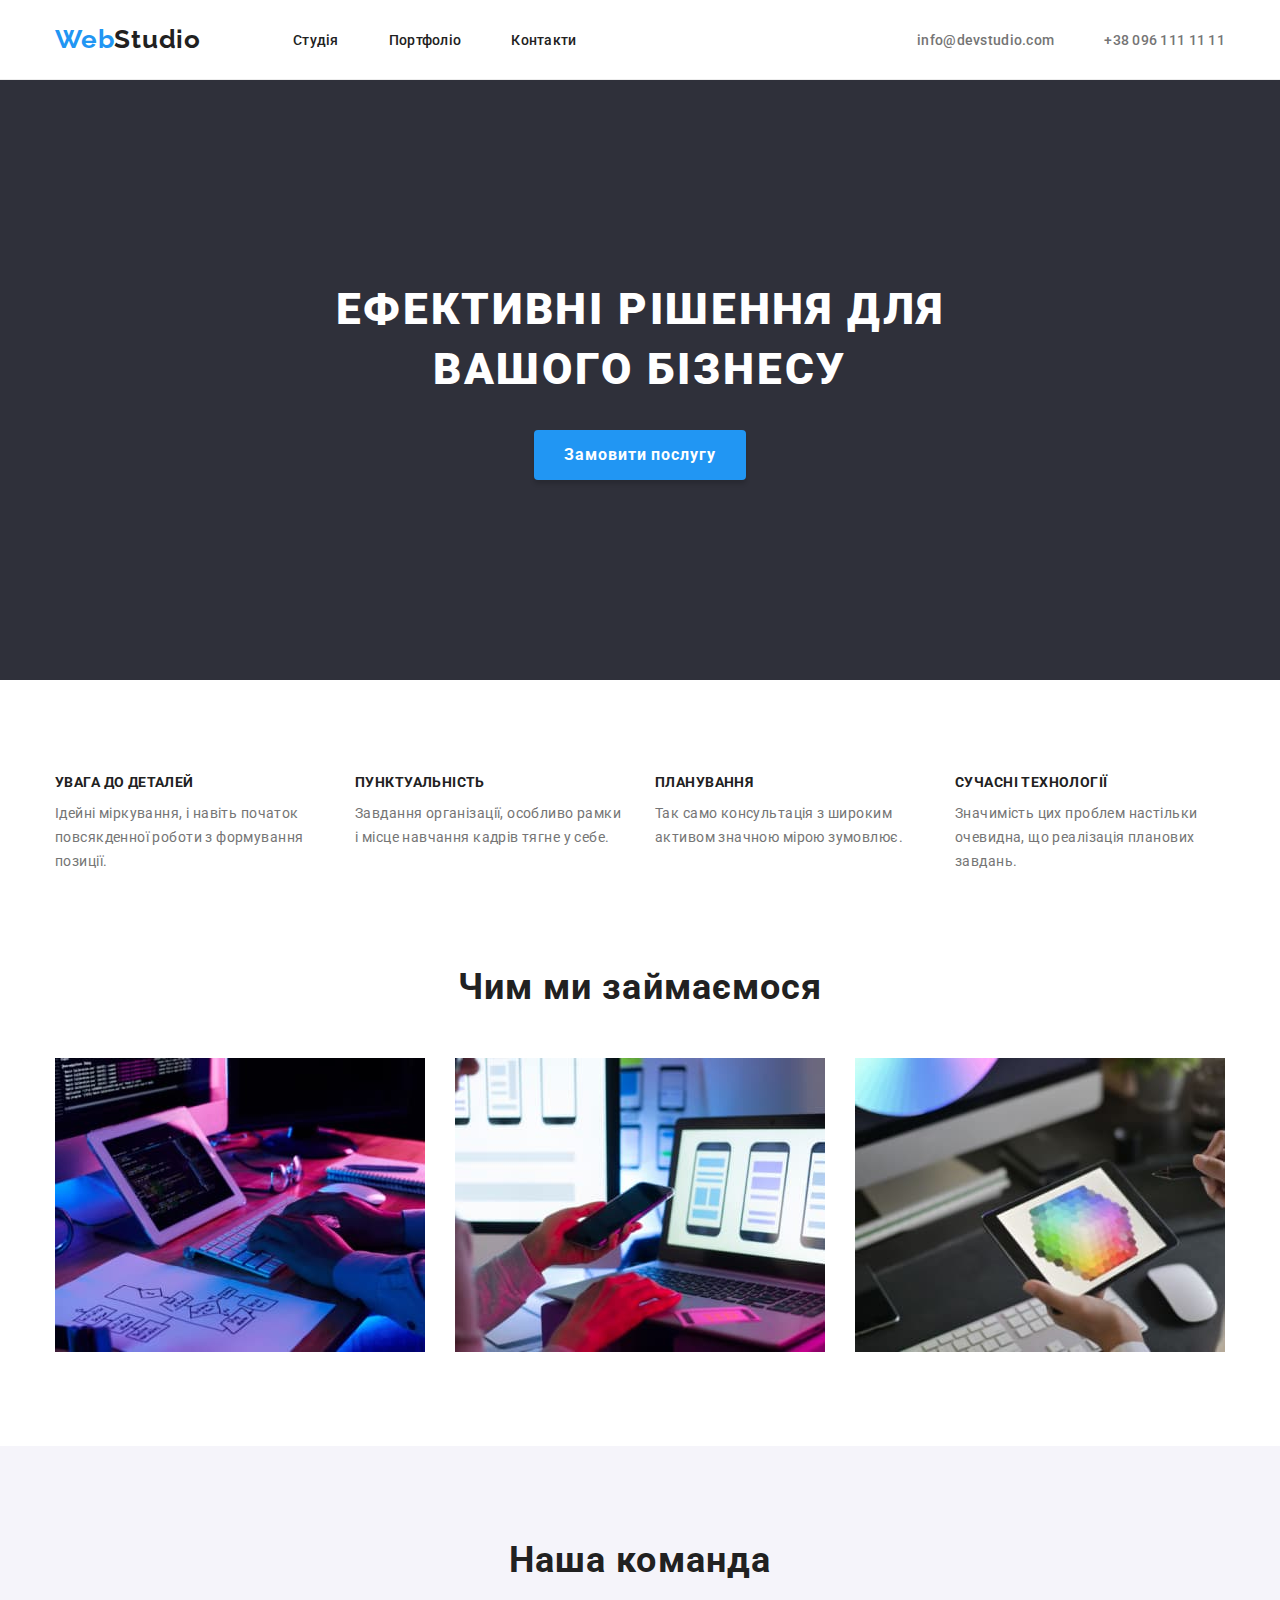
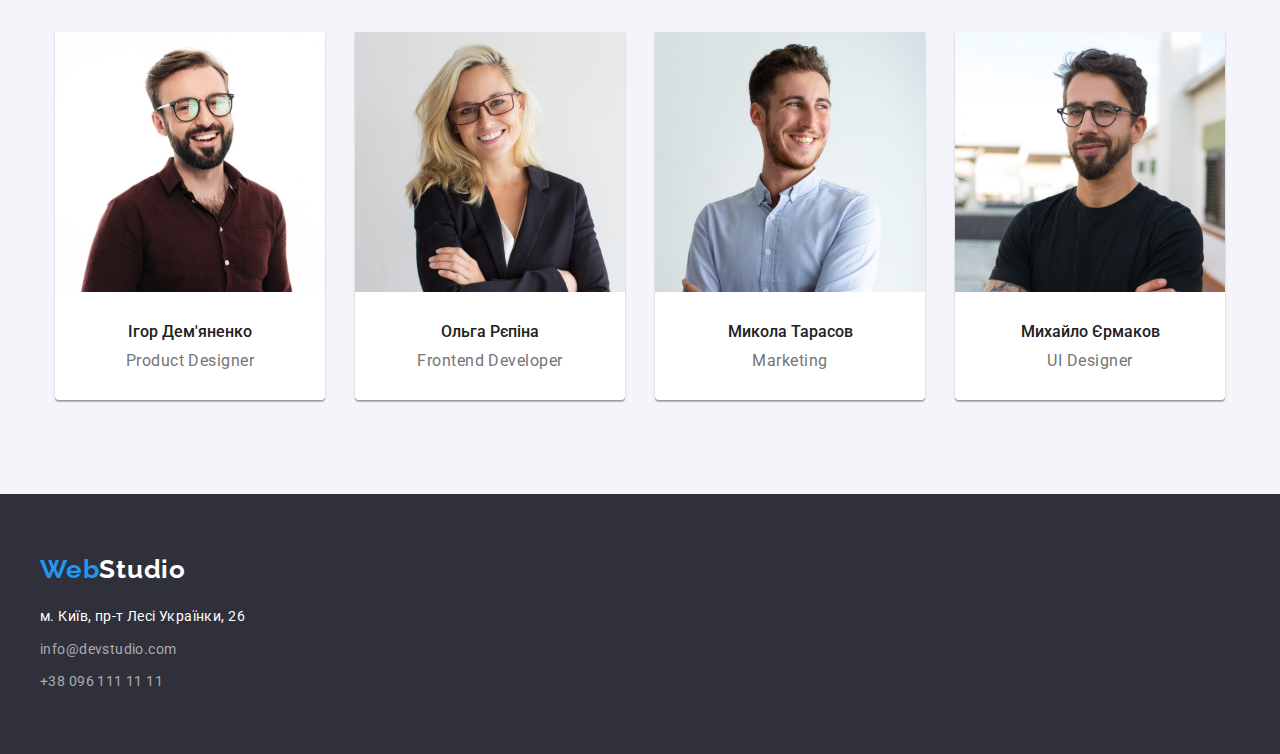
<file: index.html>
<!DOCTYPE html>
<html lang="ua">
  <head>
    <meta charset="UTF-8" />
    <meta http-equiv="X-UA-Compatible" content="IE=edge" />
    <meta name="viewport" content="width=device-width, initial-scale=1.0" />
    <link rel="preconnect" href="https://fonts.googleapis.com" />
    <link rel="preconnect" href="https://fonts.gstatic.com" crossorigin />
    <link
      href="https://fonts.googleapis.com/css2?family=Raleway:wght@700&family=Roboto:wght@400;500;700;900&display=swap"
      rel="stylesheet"
    />
    <link
      rel="stylesheet"
      href="https://cdn.jsdelivr.net/npm/modern-normalize@1.1.0/modern-normalize.min.css"
    />
    <link rel="stylesheet" href="./css/main.css" />
    <title>Document</title>
  </head>

  <body>
    <header class="menu">
      <div class="container menu-container">
        <nav class="menu-nav">
          <a href="./index.html" class="nav-logo a"><span class="span">Web</span>Studio</a>
          <ul class="nav-list list">
            <li class="nav-item">
              <a class="nav-link a" href="./index.html">Студія</a>
            </li>
            <li class="nav-item">
              <a class="nav-link a" href="./portfolio.html">Портфоліо</a>
            </li>
            <li class="nav-item">
              <a class="nav-link a" href="#">Контакти</a>
            </li>
          </ul>
        </nav>

        <ul class="menu-inform-list list">
          <li class="menu-inform-item">
            <a href="mailto:info@devstudio.com" class="link-mail a"> info@devstudio.com </a>
          </li>
          <li class="menu-inform-item">
            <a href="tel:+380961111111" class="link-tel a"> +38 096 111 11 11</a>
          </li>
        </ul>
      </div>
    </header>

    <main class="main">
      <!-- HERO -->
      <section class="hero">
        <div class="container hero-container">
          <h1 class="hero-title">Ефективні рішення для вашого бізнесу</h1>
          <button class="hero-btn btn" type="button">Замовити послугу</button>
        </div>
      </section>
      <!-- FEATURES -->
      <section class="features-section">
        <div class="container features-container">
          <ul class="features-list list">
            <li class="features-item">
              <h3 class="features-item-title">Увага до деталей</h3>
              <p class="features-item-text">
                Ідейні міркування, i навіть початок повсякденної роботи з формування позиції.
              </p>
            </li>
            <li class="features-item">
              <h3 class="features-item-title">Пунктуальність</h3>
              <p class="features-item-text">
                Завдання організації, особливо рамки i місце навчання кадрів тягне у себе.
              </p>
            </li>
            <li class="features-item">
              <h3 class="features-item-title">Планування</h3>
              <p class="features-item-text">
                Так само консультація з широким активом значною мірою зумовлює.
              </p>
            </li>
            <li class="features-item">
              <h3 class="features-item-title">Сучасні технології</h3>
              <p class="features-item-text">
                Значимість цих проблем настільки очевидна, що реалізація планових завдань.
              </p>
            </li>
          </ul>
        </div>
      </section>
      <!-- ABOUT -->
      <section class="about-section">
        <div class="container about-container">
          <h2 class="about-title">Чим ми займаємося</h2>
          <ul class="about-list list">
            <li class="about-item">
              <img
                src="./images/about-img-1.jpg"
                alt="Людина працює за планшетом"
                class="about-img"
              />
            </li>
            <li class="about-item">
              <img
                src="./images/about-img-2.jpg"
                alt="Людина працює за ноутбуком"
                class="about-img"
              />
            </li>
            <li class="about-item">
              <img
                src="./images/about-img-3.jpg"
                alt="людина працює за планшетом"
                class="about-img"
              />
            </li>
          </ul>
        </div>
      </section>
      <!-- TEAM -->
      <section class="team-section">
        <div class="container team-container">
          <h2 class="team-title">Наша команда</h2>
          <ul class="team-list list">
            <li class="team-item">
              <img src="./images/team-person-1.jpg" alt="Чоловік в окулярах" class="team-img img" />
              <div class="img-inf-container">
                <h3 class="team-img-title">Ігор Дем'яненко</h3>
                <p class="team-img-text">Product Designer</p>
              </div>
            </li>
            <li class="team-item">
              <img src="./images/team-person-2.jpg" alt="Пані в окулярах" class="team-img img" />
              <div class="img-inf-container">
                <h3 class="team-img-title">Ольга Рєпіна</h3>
                <p class="team-img-text">Frontend Developer</p>
              </div>
            </li>
            <li class="team-item">
              <img src="./images/team-person-3.jpg" alt="Молодий хлопець" class="team-img img" />
              <div class="img-inf-container">
                <h3 class="team-img-title">Микола Тарасов</h3>
                <p class="team-img-text">Marketing</p>
              </div>
            </li>
            <li class="team-item">
              <img src="./images/team-person-4.jpg" alt="Чоловік в окулярах" class="team-img img" />
              <div class="img-inf-container">
                <h3 class="team-img-title">Михайло Єрмаков</h3>
                <p class="team-img-text">UI Designer</p>
              </div>
            </li>
          </ul>
        </div>
      </section>
    </main>

    <footer class="footer">
      <div class="container footer-container">
        <a class="footer-logo a" href="./index.html"><span class="span">Web</span>Studio</a>
        <div class="address-container">
          <address>
            <ul class="footer-list list">
              <li class="footer-item">
                <a
                  href="https://goo.gl/maps/CPtrU1FHBa2aNyZL9"
                  class="location-link a"
                  target="_blank"
                  rel="noopener noreferrer nofollow"
                  >м. Київ, пр-т Лесі Українки, 26
                </a>
              </li>
              <li class="footer-item">
                <a href="mailto:info@devstudio.com" class="footer-mail-link a"
                  >info@devstudio.com</a
                >
              </li>
              <li class="footer-item">
                <a href="tel:+380961111111" class="footer-tel-link a">+38 096 111 11 11</a>
              </li>
            </ul>
          </address>
        </div>
      </div>
    </footer>
  </body>
</html>
</file>
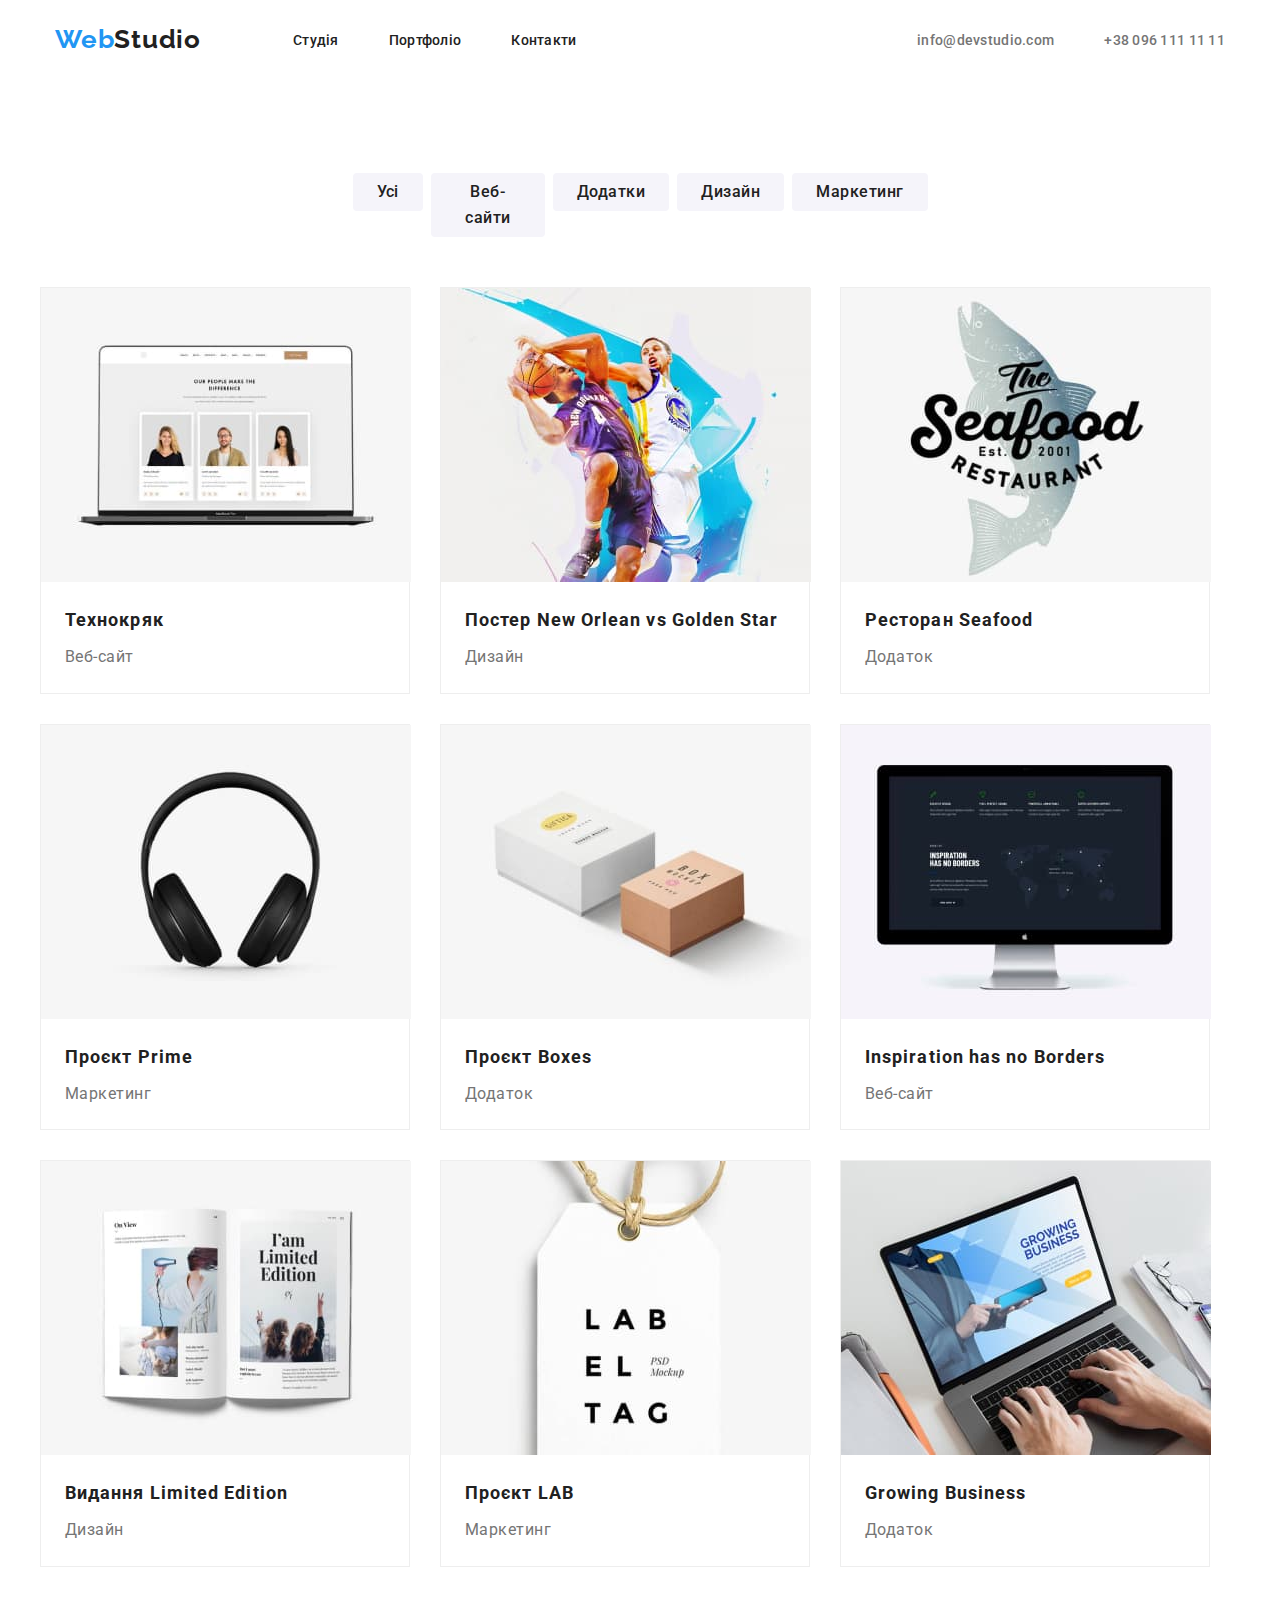
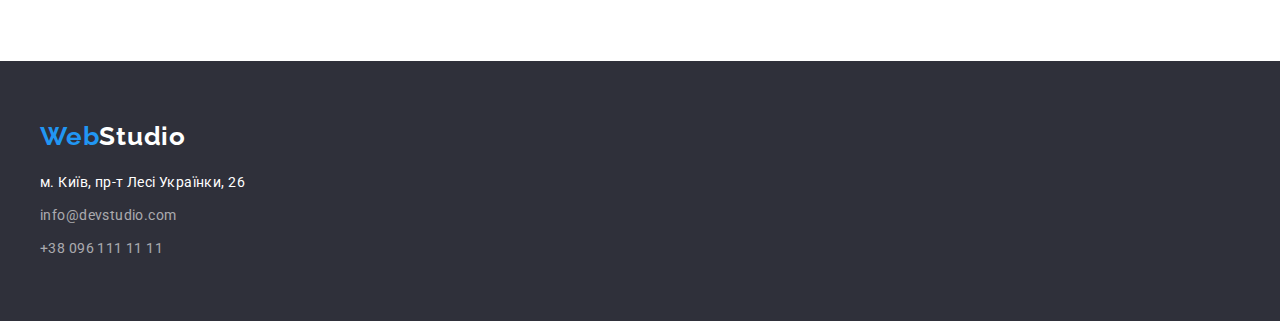
<file: portfolio.html>
<!DOCTYPE html>
<html lang="uk">
  <head>
    <meta charset="UTF-8" />
    <meta http-equiv="X-UA-Compatible" content="IE=edge" />
    <meta name="viewport" content="width=device-width, initial-scale=1.0" />
    <link rel="preconnect" href="https://fonts.googleapis.com" />
    <link rel="preconnect" href="https://fonts.gstatic.com" crossorigin />
    <link
      href="https://fonts.googleapis.com/css2?family=Raleway:wght@700&family=Roboto:wght@400;500;700;900&display=swap"
      rel="stylesheet"
    />
    <link
      rel="stylesheet"
      href="https://cdn.jsdelivr.net/npm/modern-normalize@1.1.0/modern-normalize.min.css"
    />
    <link rel="stylesheet" href="./css/style.css" />
    <title>Porfolio</title>
  </head>

  <body>
    <header class="menu">
      <div class="container menu-container">
        <nav class="menu-nav">
          <a href="./index.html" class="nav-logo a"><span class="span">Web</span>Studio</a>
          <ul class="nav-list list">
            <li class="nav-item">
              <a class="nav-link a" href="./index.html">Студія</a>
            </li>
            <li class="nav-item">
              <a class="nav-link a" href="./portfolio.html">Портфоліо</a>
            </li>
            <li class="nav-item">
              <a class="nav-link a" href="#">Контакти</a>
            </li>
          </ul>
        </nav>

        <ul class="menu-inform-list list">
          <li class="menu-inform-item">
            <a href="mailto:info@devstudio.com" class="link-mail a"> info@devstudio.com </a>
          </li>
          <li class="menu-inform-item">
            <a href="tel:+380961111111" class="link-tel a"> +38 096 111 11 11</a>
          </li>
        </ul>
      </div>
    </header>

    <main class="main">
      <section class="main-section">
        <div class="container main-container">
          <div class="main-filter">
            <h1 class="visually-hidden">Portfolio</h1>
            <ul class="filter-list list">
              <li class="filter-item">
                <button type="button" class="main-button">Усі</button>
              </li>
              <li class="filter-item">
                <button type="button" class="main-button">Веб-сайти</button>
              </li>
              <li class="filter-item">
                <button type="button" class="main-button">Додатки</button>
              </li>
              <li class="filter-item">
                <button type="button" class="main-button">Дизайн</button>
              </li>
              <li class="filter-item">
                <button type="button" class="main-button">Маркетинг</button>
              </li>
            </ul>
          </div>

          <ul class="portfolio-list list">
            <li class="portfolio-item">
              <div class="cards-container">
                <img
                  src="./images/portfolio-img-1.jpg"
                  alt="Ноутбук з картинкою"
                  class="portfolio-img"
                />
                <div class="img-inform-container">
                  <h2 class="portfolio-img-title">Технокряк</h2>
                  <p class="portfolio-img-text">Веб-сайт</p>
                </div>
              </div>
            </li>
            <li class="portfolio-item">
              <div class="cards-container">
                <img
                  src="./images/portfolio-img-2.jpg"
                  alt="Два баскетболисти"
                  class="portfolio-img"
                />
                <div class="img-inform-container">
                  <h2 class="portfolio-img-title">Постер New Orlean vs Golden Star</h2>
                  <p class="portfolio-img-text">Дизайн</p>
                </div>
              </div>
            </li>
            <li class="portfolio-item">
              <div class="cards-container">
                <img
                  src="./images/portfolio-img-3.jpg"
                  alt="Логотип з фоном риби"
                  class="portfolio-img"
                />
                <div class="img-inform-container">
                  <h2 class="portfolio-img-title">Ресторан Seafood</h2>
                  <p class="portfolio-img-text">Додаток</p>
                </div>
              </div>
            </li>
            <li class="portfolio-item">
              <div class="cards-container">
                <img
                  src="./images/portfolio-img-4.jpg"
                  alt="Чорні навушники"
                  class="portfolio-img"
                />
                <div class="img-inform-container">
                  <h2 class="portfolio-img-title">Проєкт Prime</h2>
                  <p class="portfolio-img-text">Маркетинг</p>
                </div>
              </div>
            </li>
            <li class="portfolio-item">
              <div class="cards-container">
                <img src="./images/portfolio-img-5.jpg" alt="Два бокси" class="portfolio-img" />
                <div class="img-inform-container">
                  <h2 class="portfolio-img-title">Проєкт Boxes</h2>
                  <p class="portfolio-img-text">Додаток</p>
                </div>
              </div>
            </li>
            <li class="portfolio-item">
              <div class="cards-container">
                <img
                  src="./images/portfolio-img-6.jpg"
                  alt="Монітор з картинкою"
                  class="portfolio-img"
                />
                <div class="img-inform-container">
                  <h2 class="portfolio-img-title">Inspiration has no Borders</h2>
                  <p class="portfolio-img-text">Веб-сайт</p>
                </div>
              </div>
            </li>
            <li class="portfolio-item">
              <div class="cards-container">
                <img
                  src="./images/portfolio-img-7.jpg"
                  alt="Відкрита книга"
                  class="portfolio-img"
                />
                <div class="img-inform-container">
                  <h2 class="portfolio-img-title">Видання Limited Edition</h2>
                  <p class="portfolio-img-text">Дизайн</p>
                </div>
              </div>
            </li>
            <li class="portfolio-item">
              <div class="cards-container">
                <img
                  src="./images/portfolio-img-8.jpg"
                  alt="Бейджик з написом"
                  class="portfolio-img"
                />
                <div class="img-inform-container">
                  <h2 class="portfolio-img-title">Проєкт LAB</h2>
                  <p class="portfolio-img-text">Маркетинг</p>
                </div>
              </div>
            </li>
            <li class="portfolio-item">
              <div class="cards-container">
                <img src="./images/portfolio-img-9.jpg" alt="Ноутбук на " class="portfolio-img" />
                <div class="img-inform-container">
                  <h2 class="portfolio-img-title">Growing Business</h2>
                  <p class="portfolio-img-text">Додаток</p>
                </div>
              </div>
            </li>
          </ul>
        </div>
      </section>
    </main>

    <footer class="footer">
      <div class="container footer-container">
        <a class="footer-logo a" href="./index.html"><span class="span">Web</span>Studio</a>
        <div class="address-container">
          <address>
            <ul class="footer-list list">
              <li class="footer-item">
                <a
                  href="https://goo.gl/maps/CPtrU1FHBa2aNyZL9"
                  class="location-link a"
                  target="_blank"
                  rel="noopener noreferrer nofollow"
                  >м. Київ, пр-т Лесі Українки, 26
                </a>
              </li>
              <li class="footer-item">
                <a href="mailto:info@devstudio.com" class="footer-mail-link a"
                  >info@devstudio.com</a
                >
              </li>
              <li class="footer-item">
                <a href="tel:+380961111111" class="footer-tel-link a">+38 096 111 11 11</a>
              </li>
            </ul>
          </address>
        </div>
      </div>
    </footer>
  </body>
</html>
</file>
<file: css/main.css>
:root {
    --main-black: #212121;
    --grey-color: #757575;
    --main-white: #ffffff;
    --blue-color: #2196f3;
    --border-header-color: #ECECEC;
    --btn-active: #188CE8;
}

h1,
h2,
h3,
h4,
p {
    margin-top: 0;
    margin-bottom: 0;
}

ul,
ol {
    margin-top: 0;
    margin-bottom: 0;
    padding-left: 0;
}

button {
    cursor: pointer;
}

img {
    display: block;
    max-width: 100%;
    height: auto;
}


.a {
    text-decoration: none;
}

.list {
    list-style: none;
}

.btn {
    font-family: inherit;
    cursor: pointer;
}

.span {
    color: var(--blue-color);
}

body {
    background-color: var(--main-white);
    font-family: 'Roboto', sans-serif;
}

.container {
    width: 1200px;
    margin-right: auto;
    margin-left: auto;
    padding-left: 15px;
    padding-right: 15px;
}

.menu {
    background-color: var(--main-white);
    border-bottom: 1px solid var(--border-header-color);
}

.menu-container {
    display: flex;
    align-items: center;
    justify-content: space-between;
}

.menu-nav {
    display: flex;
    align-items: center;

}

.nav-logo {
    color: var(--main-black);
    font-family: 'Raleway', sans-serif;
    font-weight: 700;
    font-size: 26px;
    line-height: 1.2;
    letter-spacing: 0.03em;
    margin-right: 92px;
    padding-top: 24px;
    padding-bottom: 24px;
}

.nav-list {
    display: flex;
    column-gap: 50px;
}

.nav-link {
    color: var(--main-black);
    font-weight: 500;
    font-size: 14px;
    line-height: 1.43;
    letter-spacing: 0.02em;

}

.menu-inform-list {
    display: flex;
    column-gap: 50px;
}

.link-mail,
.link-tel {
    color: var(--grey-color);
    font-weight: 500;
    font-size: 14px;
    line-height: 1.43;
    letter-spacing: 0.02em;
}

.nav-link:hover,
.nav-link:focus,
.link-mail:hover,
.link-mail:focus,
.link-tel:hover,
.link-tel:focus {
    color: var(--blue-color);
}

/* HERO */
.hero {
    background-color: #2F303A;
    padding-top: 200px;
    padding-bottom: 200px;
}

.hero-container {
    display: flex;
    flex-direction: column;
    align-items: center;
}

.hero-title {
    font-weight: 900;
    font-size: 44px;
    line-height: 1.36;
    letter-spacing: 0.06em;
    color: var(--main-white);
    text-transform: uppercase;
    max-width: 696px;
    text-align: center;
    margin-bottom: 30px;
}

.hero-btn {
    background-color: var(--blue-color);
    color: var(--main-white);
    font-weight: 700;
    font-size: 16px;
    line-height: 1.88;
    letter-spacing: 0.06em;
    max-width: 216px;
    text-align: center;
    padding: 10px 30px;
    box-shadow: 0px 4px 4px rgba(0, 0, 0, 0.15);
    border-radius: 4px;
    border: 0;
}

.hero-btn:hover,
.hero-btn:focus {
    color: var(--main-white);
    background-color: var(--btn-active);
}

/* FEATURES */
.features-section {
    padding-top: 92px;
    padding-bottom: 92px;
}

.features-container {
    display: flex;
}

.features-list {
    display: flex;
    gap: 30px;
}

.features-item {
    max-width: 270px;
}

.features-item-title {
    color: var(--main-black);
    text-transform: uppercase;
    font-weight: 700;
    font-size: 14px;
    line-height: 1.43;
    letter-spacing: 0.03em;
    margin-bottom: 10px;
}

.features-item-text {
    color: var(--grey-color);
    font-size: 14px;
    line-height: 1.71;
    letter-spacing: 0.03em;
}

/* ABOUT */
.about-section {
    padding-bottom: 94px;
}

.about-container {
    display: flex;
    flex-direction: column;
    align-items: center;
}

.about-list {
    display: flex;
    gap: 30px;
}

.about-title {
    color: var(--main-black);
    font-weight: 700;
    font-size: 36px;
    line-height: 1.17;
    letter-spacing: 0.03em;
    text-align: center;
    margin-bottom: 50px;
}

.about-item {
    background-color: var(--main-white);
}

.about-img {
    max-width: 370px;
}

/* TEAM */
.team-section {
    background-color: #F5F4FA;
    padding-bottom: 94px;
    padding-top: 94px;
}

.team-container {
    display: flex;
    flex-direction: column;
    align-items: center;
}

.team-title {
    color: var(--main-black);
    font-weight: 700;
    font-size: 36px;
    line-height: 1.16;
    letter-spacing: 0.03em;
    margin-bottom: 50px;
}

.team-list {
    display: flex;
    gap: 30px;
}

.team-item {
    background-color: var(--main-white);
    max-width: 270px;
    box-shadow: 0px 1px 3px rgba(0, 0, 0, 0.12), 0px 1px 1px rgba(0, 0, 0, 0.14), 0px 2px 1px rgba(0, 0, 0, 0.2);
    border-radius: 0px 0px 4px 4px;
}

.team-img {
    width: 270px;
    height: 260px;
}

.img-inf-container {
    display: flex;
    flex-direction: column;
    align-items: center;
    padding: 30px 0;
}

.team-img-title {
    color: var(--main-black);
    font-weight: 500;
    font-size: 16px;
    line-height: 1.19;
    margin-bottom: 10px;
}

.team-img-text {
    color: var(--grey-color);
    font-weight: 400;
    font-size: 16px;
    line-height: 1.19;
    letter-spacing: 0.03em;
}

.footer {
    background-color: #2F303A;
}

.footer-container {
    display: flex;
    flex-direction: column;
    padding: 60px 0;
}

.footer-logo {
    font-family: 'Raleway', sans-serif;
    font-weight: 700;
    font-size: 26px;
    line-height: 1.19;
    letter-spacing: 0.03em;
    color: var(--main-white);
    margin-bottom: 20px;
    max-width: 145px;
}

.address-container {
    max-width: 231px;
}

.footer-list {
    display: flex;
    flex-direction: column;
    row-gap: 9px;
}

.location-link {
    color: var(--main-white);
    font-style: normal;
    font-size: 14px;
    line-height: 1.71;
    letter-spacing: 0.03em;
}

.footer-mail-link,
.footer-tel-link {
    color: rgba(255, 255, 255, 0.6);
    font-style: normal;
    font-size: 14px;
    line-height: 1.71;
    letter-spacing: 0.03em;
}
</file>
<file: css/style.css>
:root {
    --main-black: #212121;
    --grey-color: #757575;
    --main-white: #ffffff;
    --img-bgcolors: #EEEEEE;
    --blue-color: #2196f3;
    --button-bgcolor: #F5F4FA;
}

h1,
h2,
h3,
h4,
p {
    margin-top: 0;
    margin-bottom: 0;
}

ul,
ol {
    margin-top: 0;
    margin-bottom: 0;
    padding-left: 0;
}

button {
    cursor: pointer;
    font-family: inherit;
}

img {
    display: block;
    max-width: 100%;
    height: auto;
}

.a {
    text-decoration: none;
}

.list {
    list-style: none;
}



.span {
    color: var(--blue-color);
}

.visually-hidden {
    position: absolute;
    white-space: nowrap;
    width: 1px;
    height: 1px;
    overflow: hidden;
    border: 0;
    padding: 0;
    clip: rect(0 0 0 0);
    clip-path: inset(50%);
    margin: -1px;
}

body {
    background-color: var(--main-white);
    font-family: 'Roboto', sans-serif;
}

.container {
    width: 1200px;
    margin-right: auto;
    margin-left: auto;
    padding-left: 15px;
    padding-right: 15px;
}

.menu {
    background-color: var(--main-white);
    border-bottom: 1px solid var(--border-header-color);
}

.menu-container {
    display: flex;
    align-items: center;
    justify-content: space-between;

}

.menu-nav {
    display: flex;
    align-items: center;

}

.nav-logo {
    color: var(--main-black);
    font-family: 'Raleway', sans-serif;
    font-weight: 700;
    font-size: 26px;
    line-height: 1.2;
    letter-spacing: 0.03em;
    margin-right: 92px;
    margin-top: 24px;
    margin-bottom: 24px;
}

.nav-list {
    display: flex;
    column-gap: 50px;
}

.nav-link {
    color: var(--main-black);
    font-weight: 500;
    font-size: 14px;
    line-height: 1.43;
    letter-spacing: 0.02em;

}

.menu-inform-list {
    display: flex;
    column-gap: 50px;
}

.link-mail,
.link-tel {
    color: var(--grey-color);
    font-weight: 500;
    font-size: 14px;
    line-height: 1.43;
    letter-spacing: 0.02em;
}

.nav-link:hover,
.nav-link:focus,
.link-mail:hover,
.link-mail:focus,
.link-tel:hover,
.link-tel:focus {
    color: var(--blue-color);
}

/* MAIN */
.main-container {
    display: flex;
    flex-direction: column;
    align-items: center;
    padding: 94px 0;
}

.main-filter {
    width: 575px;
    margin-bottom: 50px;
}

.filter-list {
    display: flex;
    width: calc((100%-32))/5;
    gap: 8px;
}

.filter-item {}

.main-button {
    color: var(--main-black);
    background-color: var(--button-bgcolor);
    font-weight: 500;
    font-size: 16px;
    line-height: 1.63;
    letter-spacing: 0.03em;
    border-radius: 4px;
    border: 0;
    padding: 6px 24px;
}

.main-button:hover,
.main-button:focus {
    background-color: var(--blue-color);
    color: var(--main-white);
    box-shadow: 0px 3px 1px rgba(0, 0, 0, 0.1), 0px 1px 2px rgba(0, 0, 0, 0.08), 0px 2px 2px rgba(0, 0, 0, 0.12);
}

.portfolio-list {
    display: flex;
    flex-wrap: wrap;
    align-content: space-between;
    gap: 30px;
}

.cards-container {
    max-width: 370px;
    border: 1px solid #EEEEEE;
}

.portfolio-img {
    max-width: 370px;
}

.img-inform-container {
    max-width: 322px;
    margin: 20px 24px;
}

.portfolio-img-title {
    color: var(--main-black);
    font-weight: 700;
    font-size: 18px;
    line-height: 2;
    letter-spacing: 0.06em;
    margin-bottom: 4px;
}

.portfolio-img-text {
    color: var(--grey-color);
    font-size: 16px;
    line-height: 1.9;
    letter-spacing: 0.03em;
}



.footer {
    background-color: #2F303A;
}

.footer-container {
    display: flex;
    flex-direction: column;
    padding: 60px 0;
}

.footer-logo {
    font-family: 'Raleway', sans-serif;
    font-weight: 700;
    font-size: 26px;
    line-height: 1.19;
    letter-spacing: 0.03em;
    color: var(--main-white);
    margin-bottom: 20px;
    max-width: 145px;
}

.address-container {
    max-width: 231px;
}

.footer-list {
    display: flex;
    flex-direction: column;
    row-gap: 9px;
}

.location-link {
    color: var(--main-white);
    font-style: normal;
    font-size: 14px;
    line-height: 1.71;
    letter-spacing: 0.03em;
}

.footer-mail-link,
.footer-tel-link {
    color: rgba(255, 255, 255, 0.6);
    font-style: normal;
    font-size: 14px;
    line-height: 1.71;
    letter-spacing: 0.03em;
}
</file>
